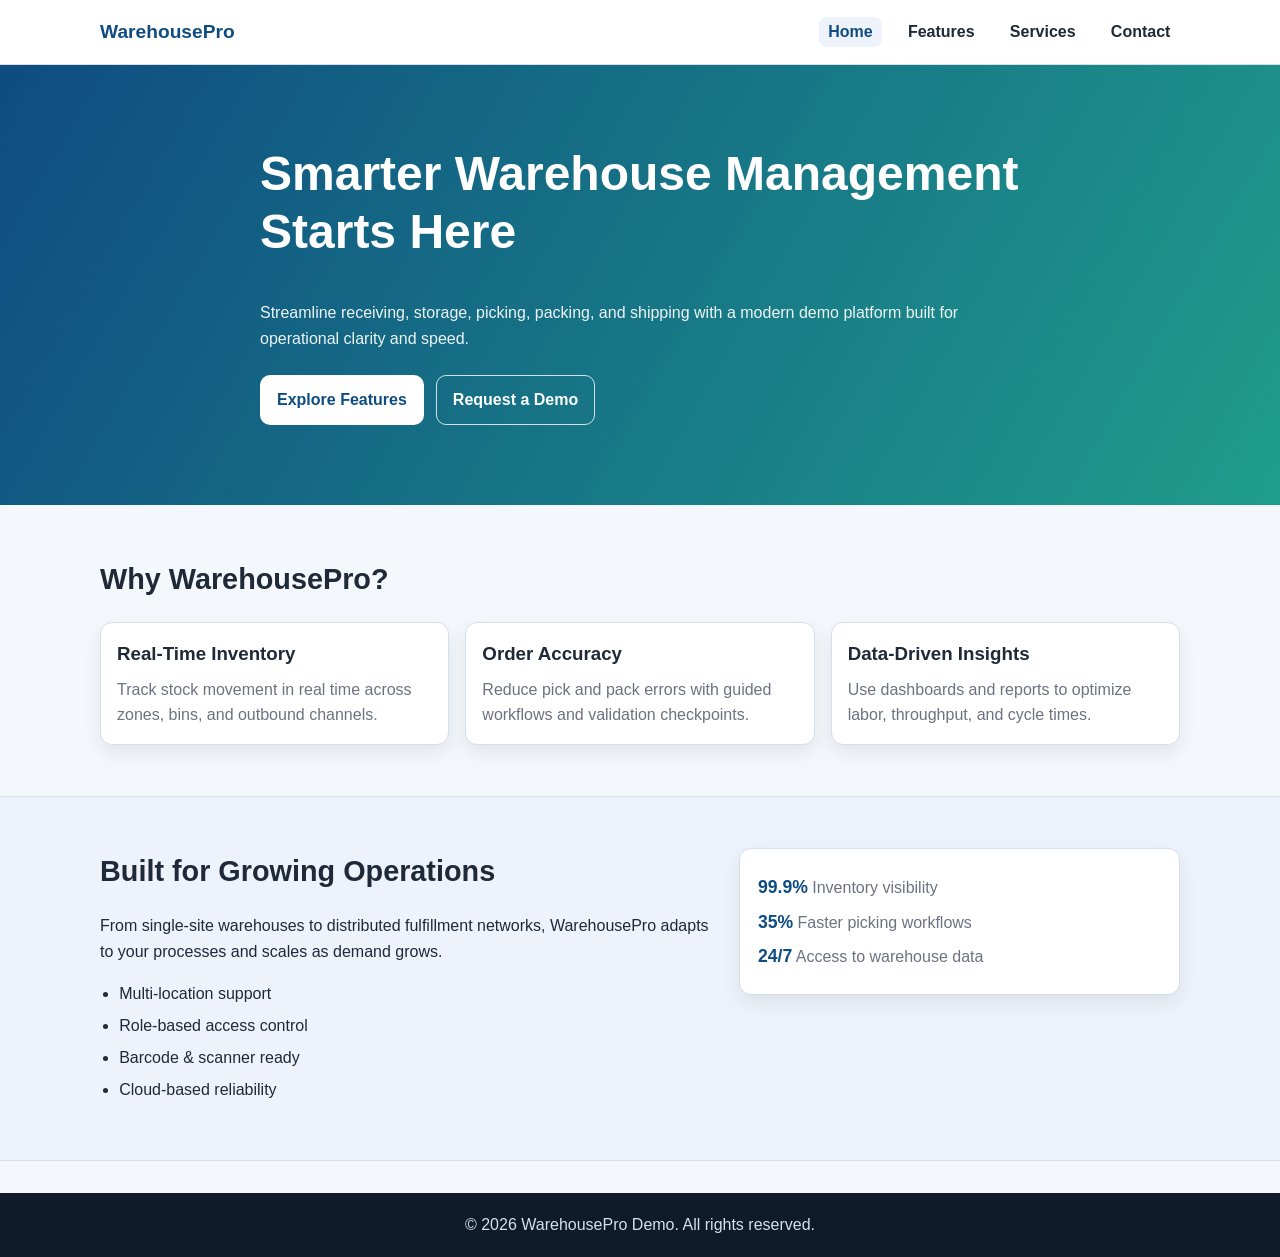
<file: index.html>
<!DOCTYPE html>
<html lang="en">
<head>
  <meta charset="UTF-8" />
  <meta name="viewport" content="width=device-width, initial-scale=1.0" />
  <title>WarehousePro | Home</title>
  <meta name="description" content="WarehousePro demo site for warehouse management operations, inventory tracking, and logistics coordination." />
  <link rel="stylesheet" href="assets/css/styles.css" />
</head>
<body>
  <header class="site-header">
    <div class="container nav-wrap">
      <a class="logo" href="index.html">WarehousePro</a>
      <nav aria-label="Primary navigation">
        <ul class="nav-links">
          <li><a class="active" href="index.html">Home</a></li>
          <li><a href="features.html">Features</a></li>
          <li><a href="services.html">Services</a></li>
          <li><a href="contact.html">Contact</a></li>
        </ul>
      </nav>
      <button id="menuToggle" class="menu-toggle" aria-expanded="false" aria-controls="mobileMenu">Menu</button>
    </div>
    <nav id="mobileMenu" class="mobile-menu" aria-label="Mobile navigation">
      <a class="active" href="index.html">Home</a>
      <a href="features.html">Features</a>
      <a href="services.html">Services</a>
      <a href="contact.html">Contact</a>
    </nav>
  </header>

  <main>
    <section class="hero">
      <div class="container hero-content">
        <h1>Smarter Warehouse Management Starts Here</h1>
        <p>
          Streamline receiving, storage, picking, packing, and shipping with a modern demo platform
          built for operational clarity and speed.
        </p>
        <div class="hero-actions">
          <a class="btn btn-primary" href="features.html">Explore Features</a>
          <a class="btn btn-secondary" href="contact.html">Request a Demo</a>
        </div>
      </div>
    </section>

    <section class="section">
      <div class="container">
        <h2>Why WarehousePro?</h2>
        <div class="grid three-col">
          <article class="card">
            <h3>Real-Time Inventory</h3>
            <p>Track stock movement in real time across zones, bins, and outbound channels.</p>
          </article>
          <article class="card">
            <h3>Order Accuracy</h3>
            <p>Reduce pick and pack errors with guided workflows and validation checkpoints.</p>
          </article>
          <article class="card">
            <h3>Data-Driven Insights</h3>
            <p>Use dashboards and reports to optimize labor, throughput, and cycle times.</p>
          </article>
        </div>
      </div>
    </section>

    <section class="section section-alt">
      <div class="container split">
        <div>
          <h2>Built for Growing Operations</h2>
          <p>
            From single-site warehouses to distributed fulfillment networks, WarehousePro adapts to your
            processes and scales as demand grows.
          </p>
          <ul class="checklist">
            <li>Multi-location support</li>
            <li>Role-based access control</li>
            <li>Barcode & scanner ready</li>
            <li>Cloud-based reliability</li>
          </ul>
        </div>
        <div class="stat-panel" aria-label="Operational stats">
          <p><strong>99.9%</strong> Inventory visibility</p>
          <p><strong>35%</strong> Faster picking workflows</p>
          <p><strong>24/7</strong> Access to warehouse data</p>
        </div>
      </div>
    </section>
  </main>

  <footer class="site-footer">
    <div class="container">
      <p>&copy; <span id="year"></span> WarehousePro Demo. All rights reserved.</p>
    </div>
  </footer>

  <script src="assets/js/main.js"></script>
</body>
</html>
</file>
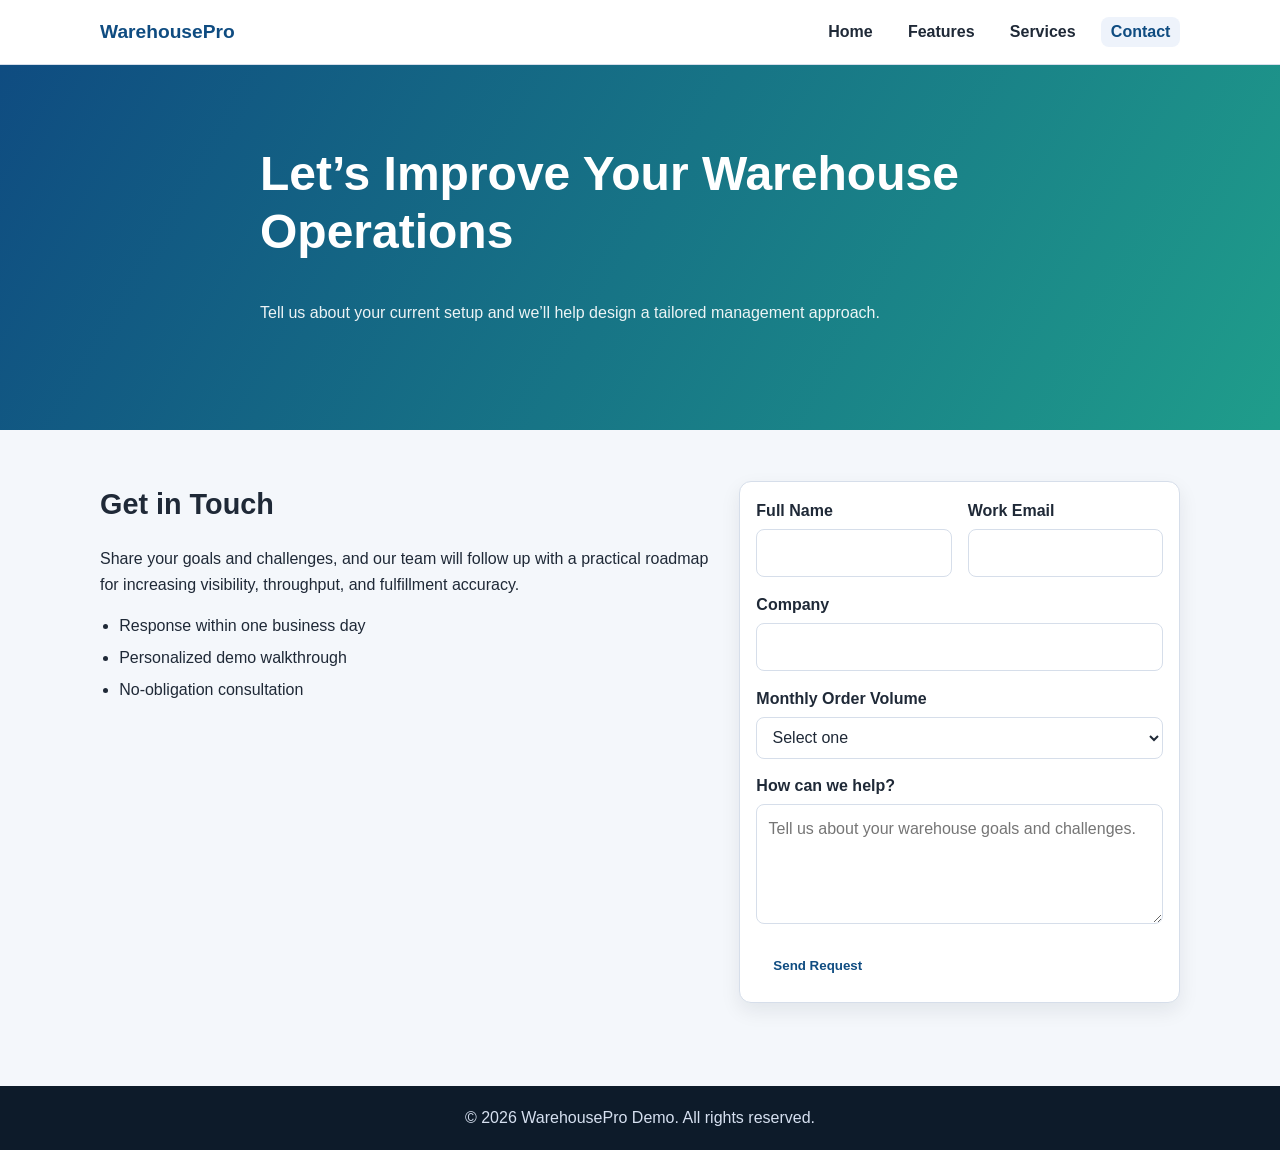
<file: contact.html>
<!DOCTYPE html>
<html lang="en">
<head>
  <meta charset="UTF-8" />
  <meta name="viewport" content="width=device-width, initial-scale=1.0" />
  <title>WarehousePro | Contact</title>
  <meta name="description" content="Contact WarehousePro for a warehouse management demo consultation." />
  <link rel="stylesheet" href="assets/css/styles.css" />
</head>
<body>
  <header class="site-header">
    <div class="container nav-wrap">
      <a class="logo" href="index.html">WarehousePro</a>
      <nav aria-label="Primary navigation">
        <ul class="nav-links">
          <li><a href="index.html">Home</a></li>
          <li><a href="features.html">Features</a></li>
          <li><a href="services.html">Services</a></li>
          <li><a class="active" href="contact.html">Contact</a></li>
        </ul>
      </nav>
      <button id="menuToggle" class="menu-toggle" aria-expanded="false" aria-controls="mobileMenu">Menu</button>
    </div>
    <nav id="mobileMenu" class="mobile-menu" aria-label="Mobile navigation">
      <a href="index.html">Home</a>
      <a href="features.html">Features</a>
      <a href="services.html">Services</a>
      <a class="active" href="contact.html">Contact</a>
    </nav>
  </header>

  <main>
    <section class="hero">
      <div class="container hero-content">
        <h1>Let’s Improve Your Warehouse Operations</h1>
        <p>Tell us about your current setup and we’ll help design a tailored management approach.</p>
      </div>
    </section>

    <section class="section">
      <div class="container split">
        <div>
          <h2>Get in Touch</h2>
          <p>
            Share your goals and challenges, and our team will follow up with a practical roadmap for
            increasing visibility, throughput, and fulfillment accuracy.
          </p>
          <ul class="checklist">
            <li>Response within one business day</li>
            <li>Personalized demo walkthrough</li>
            <li>No-obligation consultation</li>
          </ul>
        </div>

        <form class="form" action="#" method="post">
          <div class="form-row">
            <div class="form-group">
              <label for="name">Full Name</label>
              <input id="name" name="name" type="text" required />
            </div>
            <div class="form-group">
              <label for="email">Work Email</label>
              <input id="email" name="email" type="email" required />
            </div>
          </div>

          <div class="form-group">
            <label for="company">Company</label>
            <input id="company" name="company" type="text" required />
          </div>

          <div class="form-group">
            <label for="volume">Monthly Order Volume</label>
            <select id="volume" name="volume" required>
              <option value="">Select one</option>
              <option value="under-5k">Under 5,000</option>
              <option value="5k-25k">5,000 - 25,000</option>
              <option value="25k-100k">25,000 - 100,000</option>
              <option value="100k-plus">100,000+</option>
            </select>
          </div>

          <div class="form-group">
            <label for="message">How can we help?</label>
            <textarea id="message" name="message" placeholder="Tell us about your warehouse goals and challenges."></textarea>
          </div>

          <button class="btn btn-primary" type="submit">Send Request</button>
        </form>
      </div>
    </section>
  </main>

  <footer class="site-footer">
    <div class="container">
      <p>&copy; <span id="year"></span> WarehousePro Demo. All rights reserved.</p>
    </div>
  </footer>

  <script src="assets/js/main.js"></script>
</body>
</html>
</file>
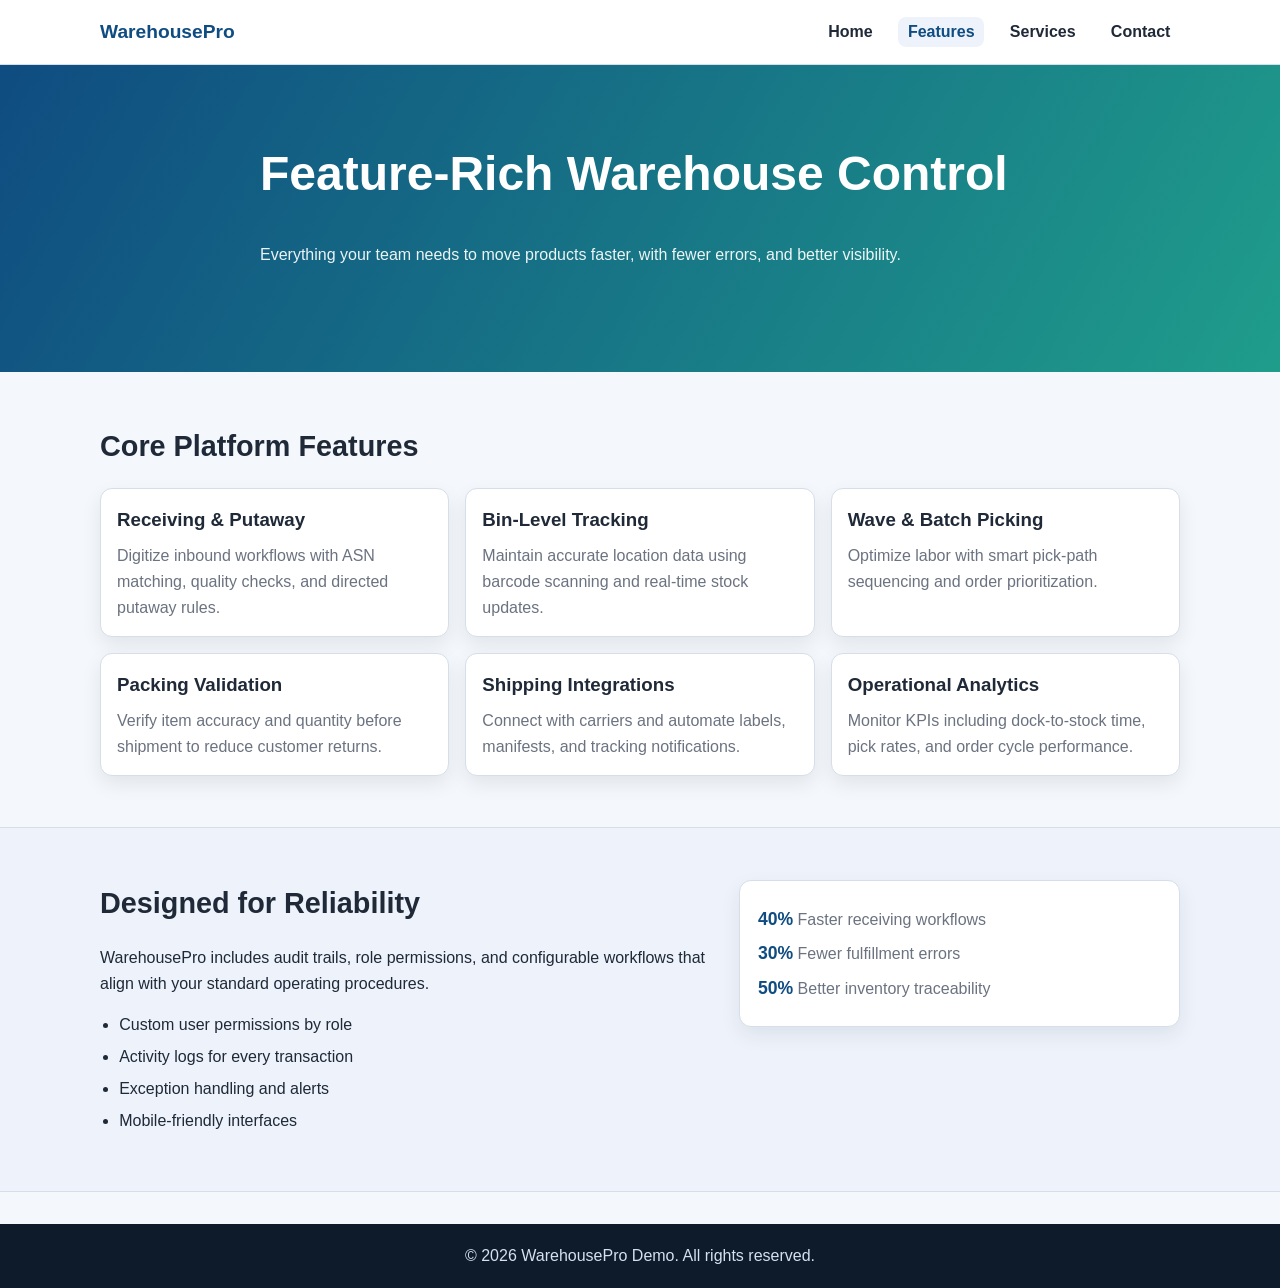
<file: features.html>
<!DOCTYPE html>
<html lang="en">
<head>
  <meta charset="UTF-8" />
  <meta name="viewport" content="width=device-width, initial-scale=1.0" />
  <title>WarehousePro | Platform Features</title>
  <meta name="description" content="Explore WarehousePro features for inventory control, order fulfillment, and warehouse analytics." />
  <link rel="stylesheet" href="assets/css/styles.css" />
</head>
<body>
  <header class="site-header">
    <div class="container nav-wrap">
      <a class="logo" href="index.html">WarehousePro</a>
      <nav aria-label="Primary navigation">
        <ul class="nav-links">
          <li><a href="index.html">Home</a></li>
          <li><a class="active" href="features.html">Features</a></li>
          <li><a href="services.html">Services</a></li>
          <li><a href="contact.html">Contact</a></li>
        </ul>
      </nav>
      <button id="menuToggle" class="menu-toggle" aria-expanded="false" aria-controls="mobileMenu">Menu</button>
    </div>
    <nav id="mobileMenu" class="mobile-menu" aria-label="Mobile navigation">
      <a href="index.html">Home</a>
      <a class="active" href="features.html">Features</a>
      <a href="services.html">Services</a>
      <a href="contact.html">Contact</a>
    </nav>
  </header>

  <main>
    <section class="hero">
      <div class="container hero-content">
        <h1>Feature-Rich Warehouse Control</h1>
        <p>Everything your team needs to move products faster, with fewer errors, and better visibility.</p>
      </div>
    </section>

    <section class="section">
      <div class="container">
        <h2>Core Platform Features</h2>
        <div class="grid three-col">
          <article class="card">
            <h3>Receiving & Putaway</h3>
            <p>Digitize inbound workflows with ASN matching, quality checks, and directed putaway rules.</p>
          </article>
          <article class="card">
            <h3>Bin-Level Tracking</h3>
            <p>Maintain accurate location data using barcode scanning and real-time stock updates.</p>
          </article>
          <article class="card">
            <h3>Wave & Batch Picking</h3>
            <p>Optimize labor with smart pick-path sequencing and order prioritization.</p>
          </article>
          <article class="card">
            <h3>Packing Validation</h3>
            <p>Verify item accuracy and quantity before shipment to reduce customer returns.</p>
          </article>
          <article class="card">
            <h3>Shipping Integrations</h3>
            <p>Connect with carriers and automate labels, manifests, and tracking notifications.</p>
          </article>
          <article class="card">
            <h3>Operational Analytics</h3>
            <p>Monitor KPIs including dock-to-stock time, pick rates, and order cycle performance.</p>
          </article>
        </div>
      </div>
    </section>

    <section class="section section-alt">
      <div class="container split">
        <div>
          <h2>Designed for Reliability</h2>
          <p>
            WarehousePro includes audit trails, role permissions, and configurable workflows that align with
            your standard operating procedures.
          </p>
          <ul class="checklist">
            <li>Custom user permissions by role</li>
            <li>Activity logs for every transaction</li>
            <li>Exception handling and alerts</li>
            <li>Mobile-friendly interfaces</li>
          </ul>
        </div>
        <div class="stat-panel" aria-label="Feature outcomes">
          <p><strong>40%</strong> Faster receiving workflows</p>
          <p><strong>30%</strong> Fewer fulfillment errors</p>
          <p><strong>50%</strong> Better inventory traceability</p>
        </div>
      </div>
    </section>
  </main>

  <footer class="site-footer">
    <div class="container">
      <p>&copy; <span id="year"></span> WarehousePro Demo. All rights reserved.</p>
    </div>
  </footer>

  <script src="assets/js/main.js"></script>
</body>
</html>
</file>
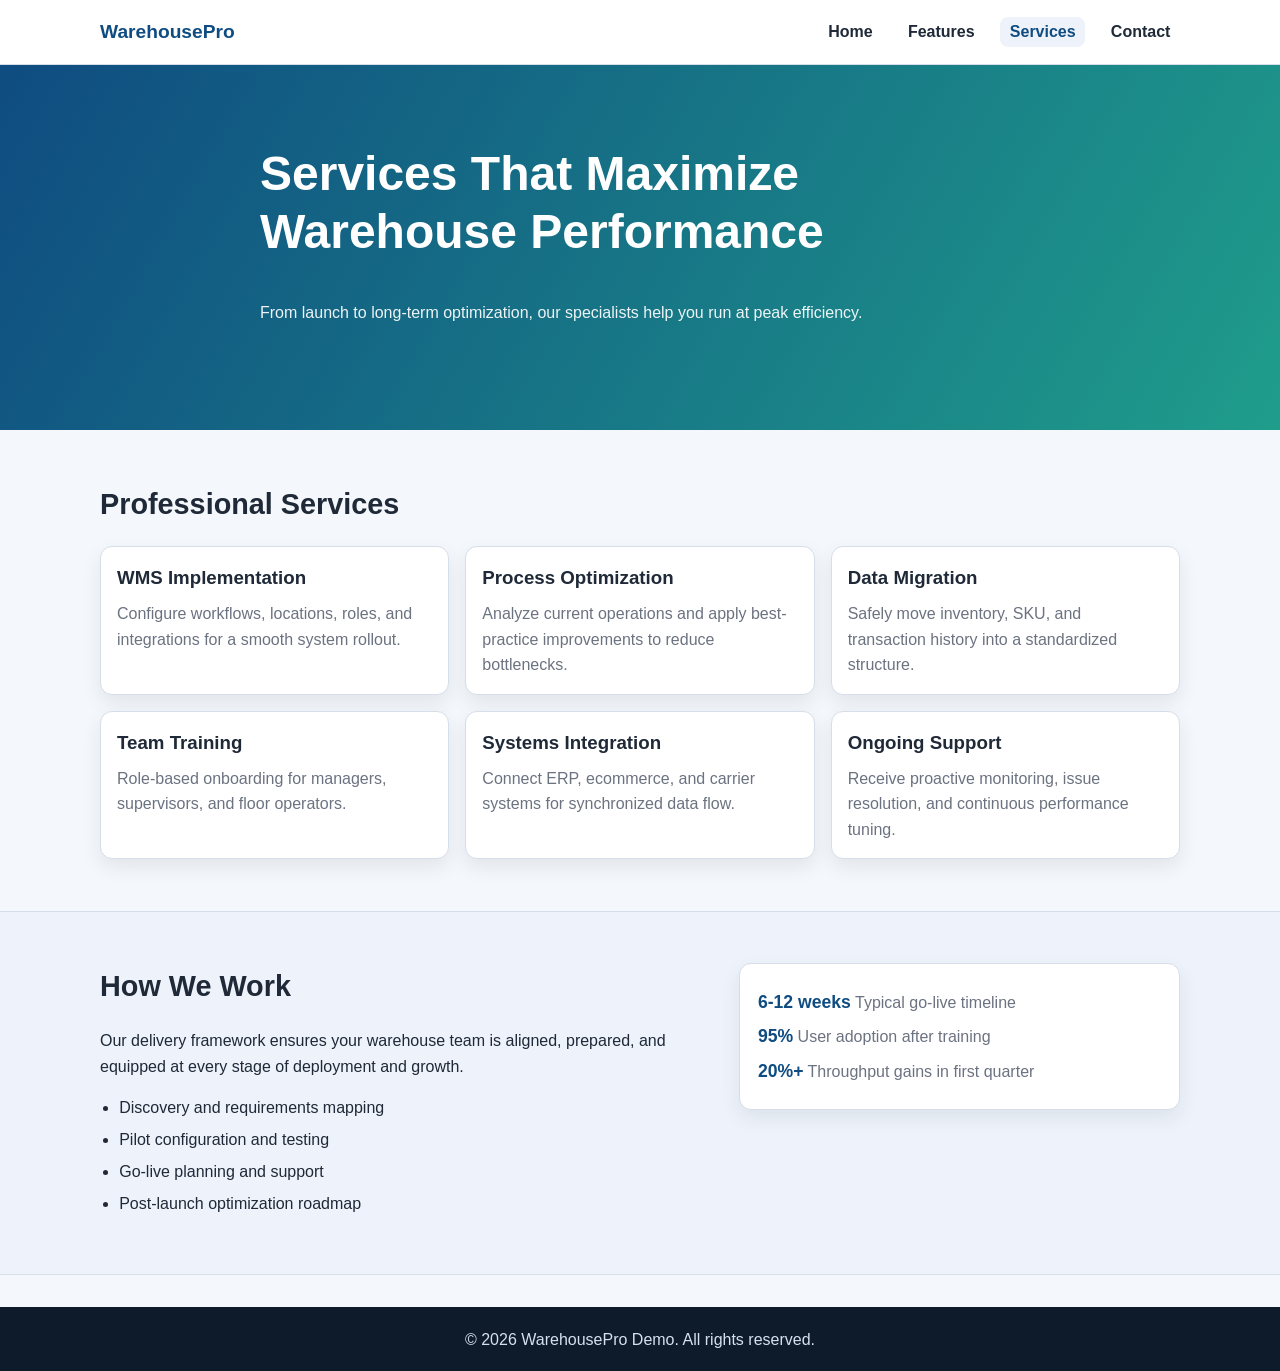
<file: services.html>
<!DOCTYPE html>
<html lang="en">
<head>
  <meta charset="UTF-8" />
  <meta name="viewport" content="width=device-width, initial-scale=1.0" />
  <title>WarehousePro | Services</title>
  <meta name="description" content="WarehousePro service offerings for implementation, optimization, training, and support." />
  <link rel="stylesheet" href="assets/css/styles.css" />
</head>
<body>
  <header class="site-header">
    <div class="container nav-wrap">
      <a class="logo" href="index.html">WarehousePro</a>
      <nav aria-label="Primary navigation">
        <ul class="nav-links">
          <li><a href="index.html">Home</a></li>
          <li><a href="features.html">Features</a></li>
          <li><a class="active" href="services.html">Services</a></li>
          <li><a href="contact.html">Contact</a></li>
        </ul>
      </nav>
      <button id="menuToggle" class="menu-toggle" aria-expanded="false" aria-controls="mobileMenu">Menu</button>
    </div>
    <nav id="mobileMenu" class="mobile-menu" aria-label="Mobile navigation">
      <a href="index.html">Home</a>
      <a href="features.html">Features</a>
      <a class="active" href="services.html">Services</a>
      <a href="contact.html">Contact</a>
    </nav>
  </header>

  <main>
    <section class="hero">
      <div class="container hero-content">
        <h1>Services That Maximize Warehouse Performance</h1>
        <p>From launch to long-term optimization, our specialists help you run at peak efficiency.</p>
      </div>
    </section>

    <section class="section">
      <div class="container">
        <h2>Professional Services</h2>
        <div class="grid three-col">
          <article class="card">
            <h3>WMS Implementation</h3>
            <p>Configure workflows, locations, roles, and integrations for a smooth system rollout.</p>
          </article>
          <article class="card">
            <h3>Process Optimization</h3>
            <p>Analyze current operations and apply best-practice improvements to reduce bottlenecks.</p>
          </article>
          <article class="card">
            <h3>Data Migration</h3>
            <p>Safely move inventory, SKU, and transaction history into a standardized structure.</p>
          </article>
          <article class="card">
            <h3>Team Training</h3>
            <p>Role-based onboarding for managers, supervisors, and floor operators.</p>
          </article>
          <article class="card">
            <h3>Systems Integration</h3>
            <p>Connect ERP, ecommerce, and carrier systems for synchronized data flow.</p>
          </article>
          <article class="card">
            <h3>Ongoing Support</h3>
            <p>Receive proactive monitoring, issue resolution, and continuous performance tuning.</p>
          </article>
        </div>
      </div>
    </section>

    <section class="section section-alt">
      <div class="container split">
        <div>
          <h2>How We Work</h2>
          <p>
            Our delivery framework ensures your warehouse team is aligned, prepared, and equipped at every
            stage of deployment and growth.
          </p>
          <ul class="checklist">
            <li>Discovery and requirements mapping</li>
            <li>Pilot configuration and testing</li>
            <li>Go-live planning and support</li>
            <li>Post-launch optimization roadmap</li>
          </ul>
        </div>
        <div class="stat-panel" aria-label="Service metrics">
          <p><strong>6-12 weeks</strong> Typical go-live timeline</p>
          <p><strong>95%</strong> User adoption after training</p>
          <p><strong>20%+</strong> Throughput gains in first quarter</p>
        </div>
      </div>
    </section>
  </main>

  <footer class="site-footer">
    <div class="container">
      <p>&copy; <span id="year"></span> WarehousePro Demo. All rights reserved.</p>
    </div>
  </footer>

  <script src="assets/js/main.js"></script>
</body>
</html>
</file>
<file: assets/css/styles.css>
:root {
  --bg: #f4f7fb;
  --surface: #ffffff;
  --surface-alt: #eef3fb;
  --text: #1f2937;
  --muted: #6b7280;
  --primary: #0f4c81;
  --primary-hover: #0b3a62;
  --accent: #1f9d8b;
  --border: #d6deea;
  --shadow: 0 8px 20px rgba(17, 24, 39, 0.08);
  --radius: 12px;
  --container: 1080px;
}

*,
*::before,
*::after {
  box-sizing: border-box;
}

html,
body {
  margin: 0;
  padding: 0;
}

body {
  font-family: Arial, Helvetica, sans-serif;
  line-height: 1.6;
  color: var(--text);
  background: var(--bg);
}

img {
  max-width: 100%;
  display: block;
}

a {
  color: var(--primary);
  text-decoration: none;
}

a:hover {
  text-decoration: underline;
}

.container {
  width: min(100% - 2rem, var(--container));
  margin-inline: auto;
}

.site-header {
  background: var(--surface);
  border-bottom: 1px solid var(--border);
  position: sticky;
  top: 0;
  z-index: 20;
}

.nav-wrap {
  display: flex;
  align-items: center;
  justify-content: space-between;
  gap: 1rem;
  min-height: 4rem;
}

.logo {
  font-size: 1.2rem;
  font-weight: 700;
  color: var(--primary);
}

.nav-links {
  list-style: none;
  display: flex;
  gap: 1rem;
  margin: 0;
  padding: 0;
}

.nav-links a {
  color: var(--text);
  font-weight: 600;
  padding: 0.4rem 0.6rem;
  border-radius: 8px;
}

.nav-links a:hover,
.nav-links a.active {
  background: var(--surface-alt);
  color: var(--primary);
  text-decoration: none;
}

.menu-toggle {
  display: none;
  border: 1px solid var(--border);
  background: var(--surface);
  color: var(--text);
  border-radius: 8px;
  padding: 0.45rem 0.7rem;
  cursor: pointer;
}

.mobile-menu {
  display: none;
  border-top: 1px solid var(--border);
  background: var(--surface);
}

.mobile-menu a {
  display: block;
  padding: 0.8rem 1rem;
  border-bottom: 1px solid var(--border);
  color: var(--text);
  font-weight: 600;
}

.mobile-menu a.active,
.mobile-menu a:hover {
  background: var(--surface-alt);
  color: var(--primary);
  text-decoration: none;
}

.hero {
  background: linear-gradient(120deg, #0f4c81 0%, #1f9d8b 100%);
  color: #fff;
  padding: 5rem 0;
}

.hero-content {
  max-width: 760px;
}

.hero h1 {
  margin-top: 0;
  line-height: 1.2;
  font-size: clamp(2rem, 4vw, 3rem);
}

.hero p {
  color: rgba(255, 255, 255, 0.92);
  margin-bottom: 1.5rem;
}

.hero-actions {
  display: flex;
  flex-wrap: wrap;
  gap: 0.75rem;
}

.btn {
  display: inline-block;
  border-radius: 10px;
  padding: 0.7rem 1rem;
  font-weight: 700;
  border: 1px solid transparent;
  text-decoration: none;
  transition: all 0.2s ease;
}

.btn:hover {
  text-decoration: none;
  transform: translateY(-1px);
}

.btn-primary {
  background: #fff;
  color: var(--primary);
}

.btn-primary:hover {
  background: #e8eef8;
}

.btn-secondary {
  background: transparent;
  color: #fff;
  border-color: rgba(255, 255, 255, 0.8);
}

.btn-secondary:hover {
  background: rgba(255, 255, 255, 0.12);
}

.section {
  padding: 3.2rem 0;
}

.section h2 {
  margin-top: 0;
  margin-bottom: 1.2rem;
  font-size: 1.8rem;
}

.section-alt {
  background: var(--surface-alt);
  border-top: 1px solid var(--border);
  border-bottom: 1px solid var(--border);
}

.grid {
  display: grid;
  gap: 1rem;
}

.three-col {
  grid-template-columns: repeat(3, minmax(0, 1fr));
}

.card {
  background: var(--surface);
  border: 1px solid var(--border);
  border-radius: var(--radius);
  padding: 1rem;
  box-shadow: var(--shadow);
}

.card h3 {
  margin-top: 0;
  margin-bottom: 0.5rem;
}

.card p {
  margin: 0;
  color: var(--muted);
}

.split {
  display: grid;
  gap: 1.4rem;
  grid-template-columns: 1.4fr 1fr;
  align-items: start;
}

.checklist {
  margin: 1rem 0 0;
  padding-left: 1.2rem;
}

.checklist li {
  margin-bottom: 0.4rem;
}

.stat-panel {
  background: var(--surface);
  border: 1px solid var(--border);
  border-radius: var(--radius);
  padding: 1.1rem;
  box-shadow: var(--shadow);
}

.stat-panel p {
  margin: 0.4rem 0;
  color: var(--muted);
}

.stat-panel strong {
  color: var(--primary);
  font-size: 1.1rem;
}

.form {
  background: var(--surface);
  border: 1px solid var(--border);
  border-radius: var(--radius);
  padding: 1rem;
  box-shadow: var(--shadow);
}

.form-row {
  display: grid;
  gap: 1rem;
  grid-template-columns: 1fr 1fr;
}

.form-group {
  margin-bottom: 0.9rem;
}

label {
  display: block;
  margin-bottom: 0.35rem;
  font-weight: 600;
}

input,
select,
textarea {
  width: 100%;
  padding: 0.65rem 0.7rem;
  border: 1px solid var(--border);
  border-radius: 8px;
  background: #fff;
  color: var(--text);
  font: inherit;
}

textarea {
  min-height: 120px;
  resize: vertical;
}

.site-footer {
  background: #0d1b2a;
  color: #d6e0f0;
  padding: 1.2rem 0;
  margin-top: 2rem;
}

.site-footer p {
  margin: 0;
  text-align: center;
}

@media (max-width: 860px) {
  .three-col {
    grid-template-columns: 1fr 1fr;
  }

  .split {
    grid-template-columns: 1fr;
  }
}

@media (max-width: 680px) {
  .nav-links {
    display: none;
  }

  .menu-toggle {
    display: inline-block;
  }

  .mobile-menu.show {
    display: block;
  }

  .three-col,
  .form-row {
    grid-template-columns: 1fr;
  }

  .hero {
    padding: 4rem 0;
  }
}
</file>
